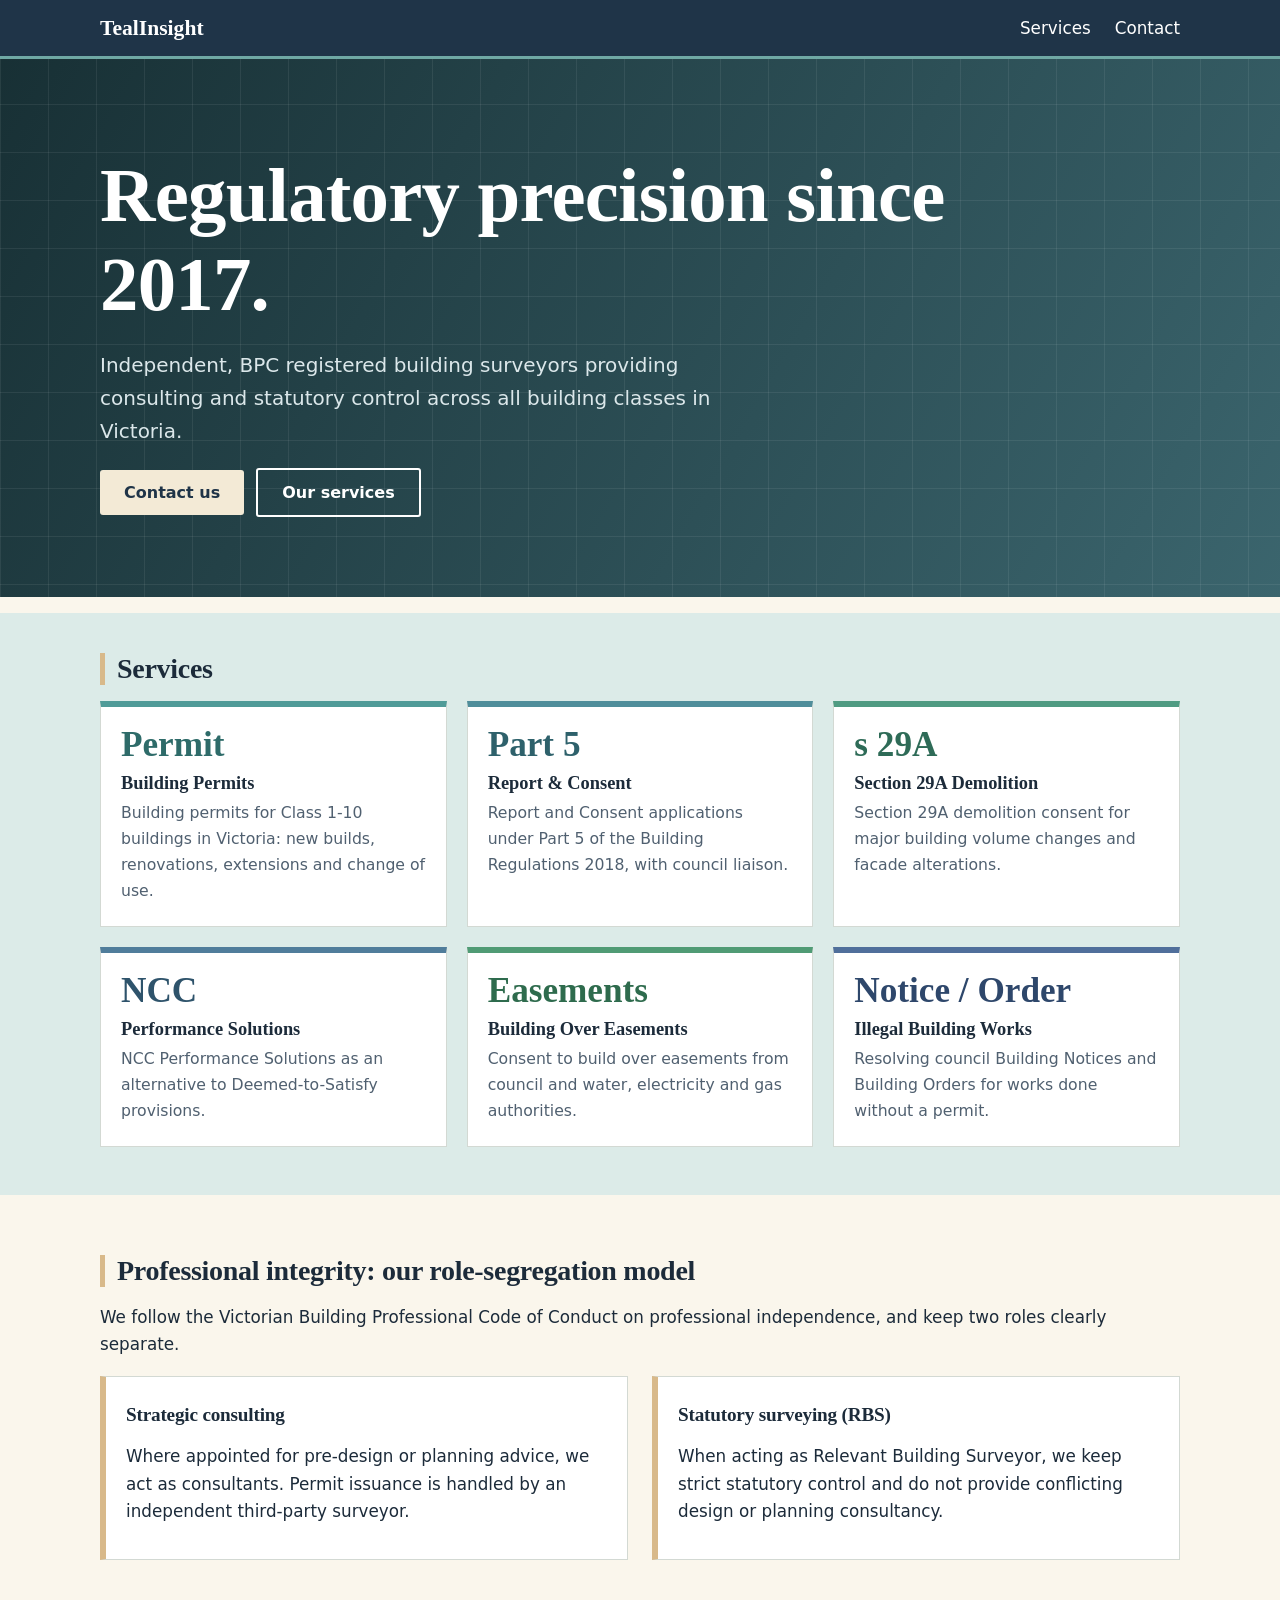
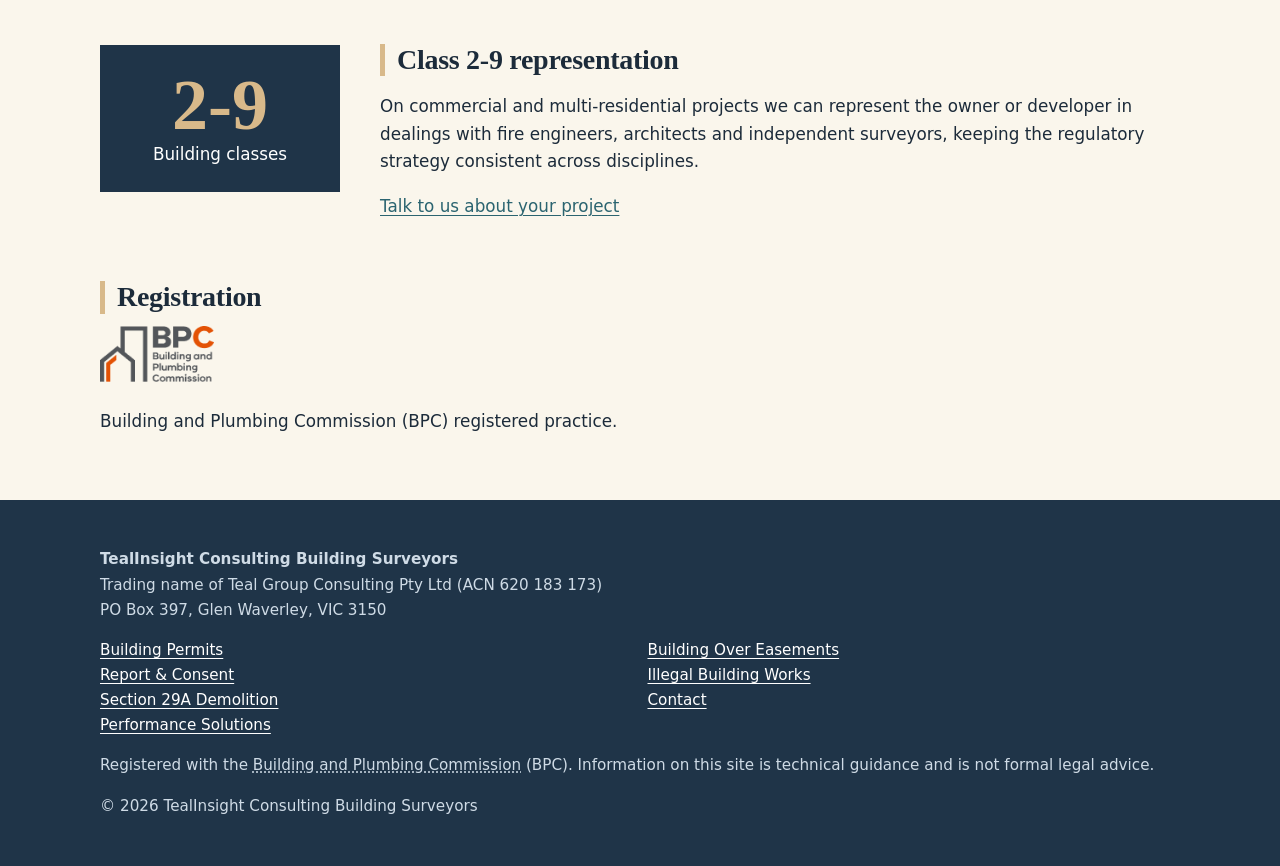
<file: index.html>
<!DOCTYPE html>
<html lang="en-AU"><head><meta charset="utf-8">
<meta name="viewport" content="width=device-width, initial-scale=1.0, viewport-fit=cover">
<title>Building Surveyors Victoria | TealInsight Consulting</title>
<meta name="description" content="Independent BPC registered building surveyors in Victoria. Building permits, Report & Consent, Section 29A demolition, Performance Solutions and Class 2-9 liaison.">
<link rel="canonical" href="https://tealgc.com.au/">
<meta property="og:type" content="website"><meta property="og:site_name" content="TealInsight Consulting Building Surveyors">
<meta property="og:title" content="Building Surveyors Victoria | TealInsight Consulting"><meta property="og:description" content="Independent BPC registered building surveyors in Victoria. Building permits, Report & Consent, Section 29A demolition, Performance Solutions and Class 2-9 liaison."><meta property="og:url" content="https://tealgc.com.au/">
<link rel="stylesheet" href="/style.css?v=4"><script type="application/ld+json">{"@context": "https://schema.org", "@type": "ProfessionalService", "name": "TealInsight Consulting Building Surveyors", "legalName": "Teal Group Consulting Pty Ltd", "url": "https://tealgc.com.au/", "email": "admin@tealgc.com.au", "areaServed": {"@type": "AdministrativeArea", "name": "Victoria, Australia"}, "address": {"@type": "PostalAddress", "streetAddress": "PO Box 397", "addressLocality": "Glen Waverley", "addressRegion": "VIC", "postalCode": "3150", "addressCountry": "AU"}, "description": "Independent BPC registered building surveyors delivering consulting and statutory building control across Victoria."}</script></head><body><header><div class="wrap"><a class="brand" href="/">TealInsight</a>
<nav aria-label="Main"><a href="/#services">Services</a><a href="/contact/">Contact</a></nav></div></header><main>
<section class="hero"><div class="wrap"><h1>Regulatory precision since 2017.</h1>
<p>Independent, BPC registered building surveyors providing consulting and statutory control across all building classes in Victoria.</p>
<a class="btn" href="/contact/">Contact us</a><a class="btn ghost" href="/#services">Our services</a></div></section>
<section id="services" class="band"><div class="wrap"><h2>Services</h2><div class="grid"><a href="/building-permits/" style="--h:178"><em>Permit</em><strong>Building Permits</strong><span>Building permits for Class 1-10 buildings in Victoria: new builds, renovations, extensions and change of use.</span></a><a href="/report-and-consent/" style="--h:190"><em>Part 5</em><strong>Report & Consent</strong><span>Report and Consent applications under Part 5 of the Building Regulations 2018, with council liaison.</span></a><a href="/section-29a-demolition/" style="--h:160"><em>s 29A</em><strong>Section 29A Demolition</strong><span>Section 29A demolition consent for major building volume changes and facade alterations.</span></a><a href="/performance-solutions/" style="--h:204"><em>NCC</em><strong>Performance Solutions</strong><span>NCC Performance Solutions as an alternative to Deemed-to-Satisfy provisions.</span></a><a href="/building-over-easements/" style="--h:150"><em>Easements</em><strong>Building Over Easements</strong><span>Consent to build over easements from council and water, electricity and gas authorities.</span></a><a href="/illegal-building-works/" style="--h:215"><em>Notice / Order</em><strong>Illegal Building Works</strong><span>Resolving council Building Notices and Building Orders for works done without a permit.</span></a></div></div></section><div class="wrap">
<section><h2>Professional integrity: our role-segregation model</h2>
<p>We follow the Victorian Building Professional Code of Conduct on professional independence, and keep two roles clearly separate.</p>
<div class="two"><div><h3>Strategic consulting</h3><p>Where appointed for pre-design or planning advice, we act as consultants. Permit issuance is handled by an independent third-party surveyor.</p></div><div><h3>Statutory surveying (RBS)</h3><p>When acting as Relevant Building Surveyor, we keep strict statutory control and do not provide conflicting design or planning consultancy.</p></div></div></section>
<section class="split"><div class="numeral"><b>2-9</b><span>Building classes</span></div><div><h2>Class 2-9 representation</h2><p>On commercial and multi-residential projects we can represent the owner or developer in dealings with fire engineers, architects and independent surveyors, keeping the regulatory strategy consistent across disciplines.</p><p><a href="/contact/">Talk to us about your project</a></p></div></section>
<section><h2>Registration</h2><div class="creds">
<img src="/image/logo-bpc.png" alt="Building and Plumbing Commission (BPC) logo" height="56"></div>
<p>Building and Plumbing Commission (BPC) registered practice.</p></section></div></main><footer><div class="wrap">
<p><strong>TealInsight Consulting Building Surveyors</strong><br>Trading name of Teal Group Consulting Pty Ltd (ACN 620 183 173)<br>PO Box 397, Glen Waverley, VIC 3150</p>
<ul><li><a href="/building-permits/">Building Permits</a></li><li><a href="/report-and-consent/">Report & Consent</a></li><li><a href="/section-29a-demolition/">Section 29A Demolition</a></li><li><a href="/performance-solutions/">Performance Solutions</a></li><li><a href="/building-over-easements/">Building Over Easements</a></li><li><a href="/illegal-building-works/">Illegal Building Works</a></li><li><a href="/contact/">Contact</a></li></ul>
<p>Registered with the <abbr title="Building and Plumbing Commission">Building and Plumbing Commission</abbr> (BPC). Information on this site is technical guidance and is not formal legal advice.</p>
<p>&copy; 2026 TealInsight Consulting Building Surveyors</p></div></footer></body></html>
</file>
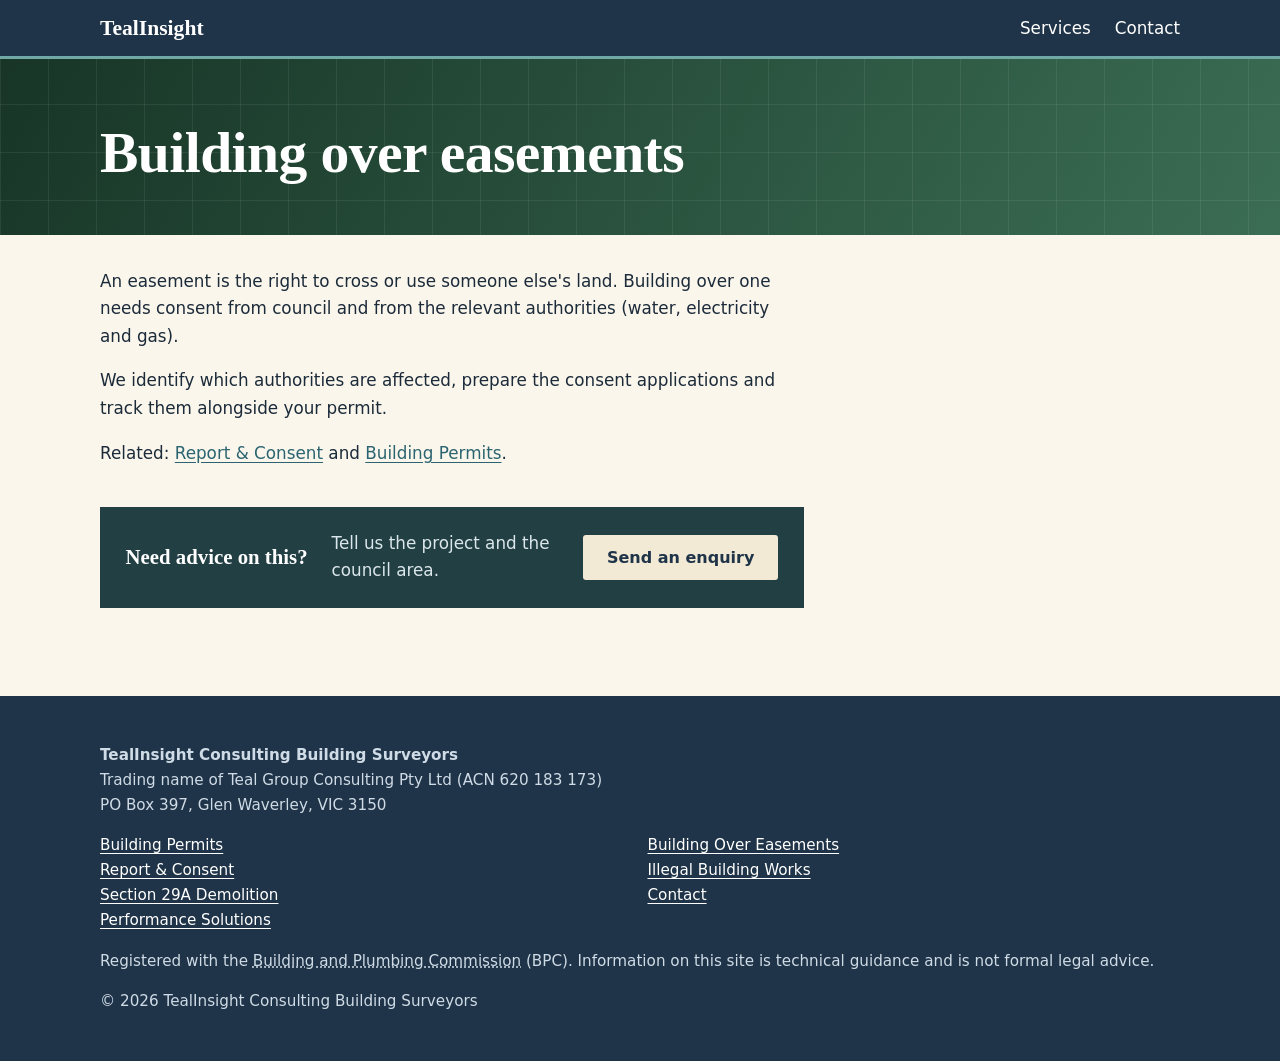
<file: building-over-easements/index.html>
<!DOCTYPE html>
<html lang="en-AU"><head><meta charset="utf-8">
<meta name="viewport" content="width=device-width, initial-scale=1.0, viewport-fit=cover">
<title>Building Over Easements Victoria | TealInsight</title>
<meta name="description" content="Building over easements in Victoria: consent from council and water, electricity and gas authorities before a building permit is issued.">
<link rel="canonical" href="https://tealgc.com.au/building-over-easements/">
<meta property="og:type" content="website"><meta property="og:site_name" content="TealInsight Consulting Building Surveyors">
<meta property="og:title" content="Building Over Easements Victoria | TealInsight"><meta property="og:description" content="Building over easements in Victoria: consent from council and water, electricity and gas authorities before a building permit is issued."><meta property="og:url" content="https://tealgc.com.au/building-over-easements/">
<link rel="stylesheet" href="/style.css?v=4"></head><body><header><div class="wrap"><a class="brand" href="/">TealInsight</a>
<nav aria-label="Main"><a href="/#services">Services</a><a href="/contact/">Contact</a></nav></div></header><main><section class="phero" style="--h:150"><div class="wrap"><h1>Building over easements</h1></div></section><div class="wrap"><article><p>An easement is the right to cross or use someone else's land. Building over one needs consent from council and from the relevant authorities (water, electricity and gas).</p>
<p>We identify which authorities are affected, prepare the consent applications and track them alongside your permit.</p>
<p>Related: <a href="/report-and-consent/">Report &amp; Consent</a> and <a href="/building-permits/">Building Permits</a>.</p><div class="cta"><strong>Need advice on this?</strong><span>Tell us the project and the council area.</span><a class="btn" href="/contact/">Send an enquiry</a></div></article></div></main><footer><div class="wrap">
<p><strong>TealInsight Consulting Building Surveyors</strong><br>Trading name of Teal Group Consulting Pty Ltd (ACN 620 183 173)<br>PO Box 397, Glen Waverley, VIC 3150</p>
<ul><li><a href="/building-permits/">Building Permits</a></li><li><a href="/report-and-consent/">Report & Consent</a></li><li><a href="/section-29a-demolition/">Section 29A Demolition</a></li><li><a href="/performance-solutions/">Performance Solutions</a></li><li><a href="/building-over-easements/">Building Over Easements</a></li><li><a href="/illegal-building-works/">Illegal Building Works</a></li><li><a href="/contact/">Contact</a></li></ul>
<p>Registered with the <abbr title="Building and Plumbing Commission">Building and Plumbing Commission</abbr> (BPC). Information on this site is technical guidance and is not formal legal advice.</p>
<p>&copy; 2026 TealInsight Consulting Building Surveyors</p></div></footer></body></html>
</file>
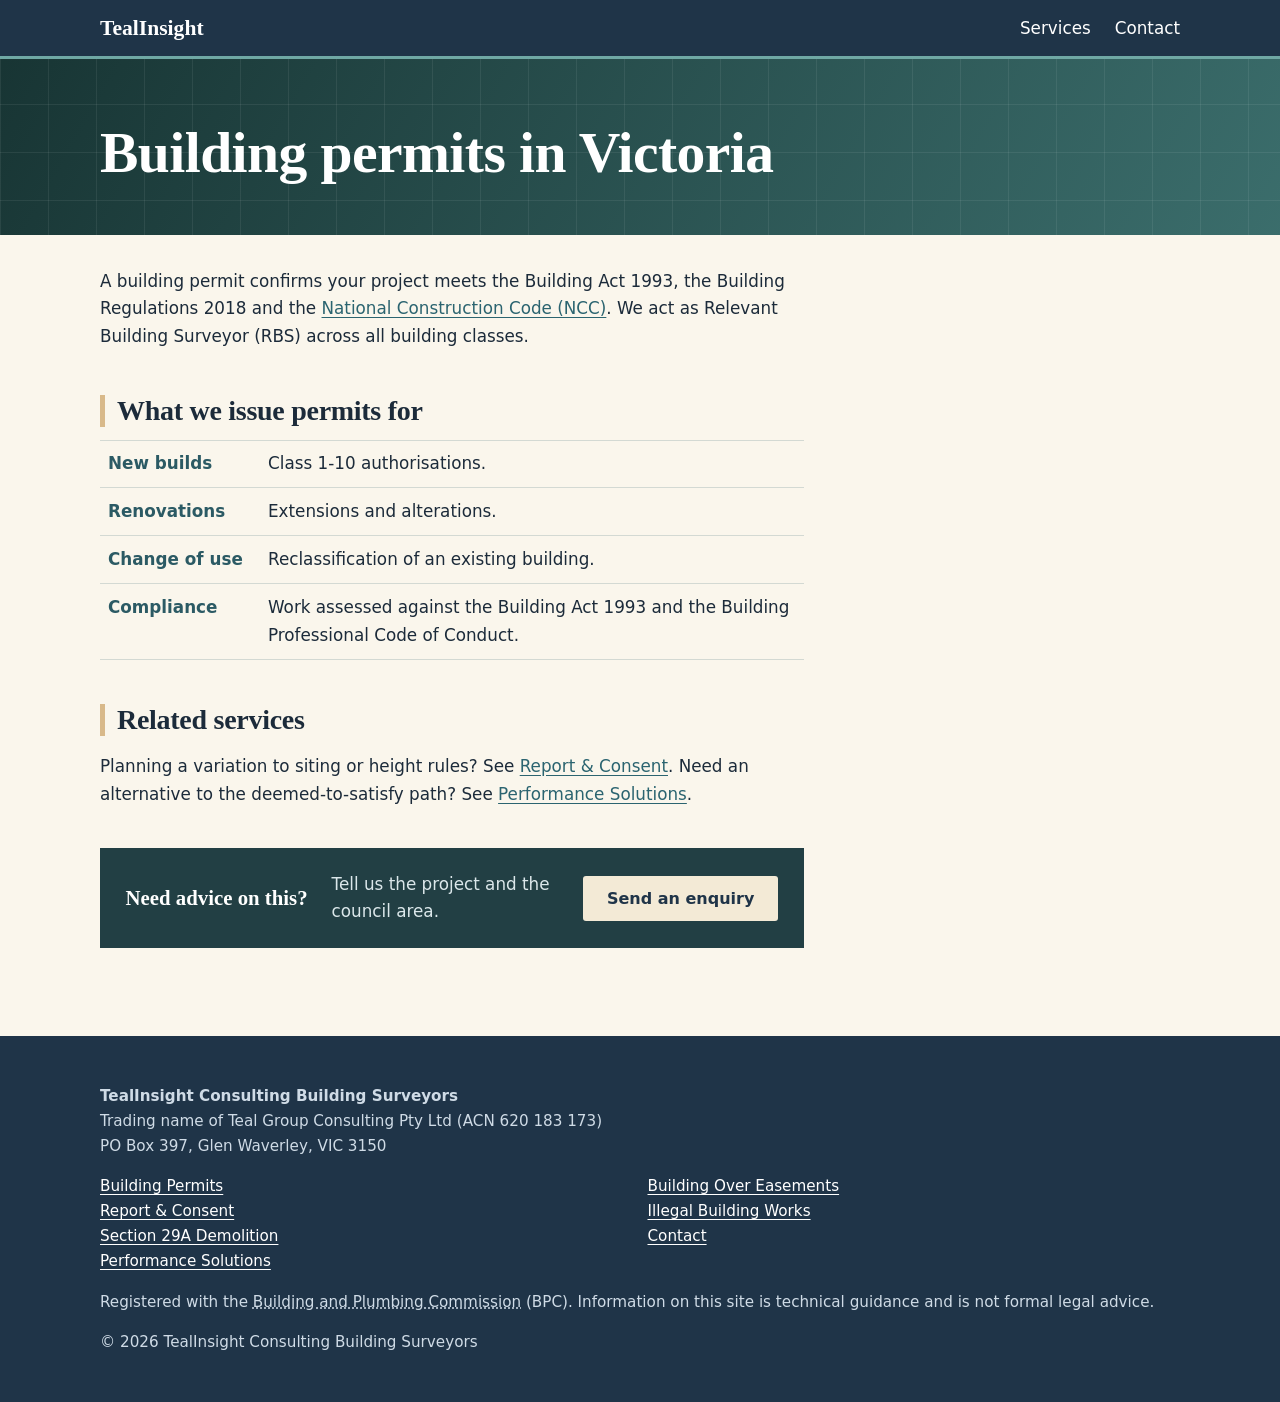
<file: building-permits/index.html>
<!DOCTYPE html>
<html lang="en-AU"><head><meta charset="utf-8">
<meta name="viewport" content="width=device-width, initial-scale=1.0, viewport-fit=cover">
<title>Building Permits Victoria | TealInsight</title>
<meta name="description" content="Building permits for Class 1-10 buildings in Victoria: new builds, renovations, extensions and change of use. BPC registered building surveyors.">
<link rel="canonical" href="https://tealgc.com.au/building-permits/">
<meta property="og:type" content="website"><meta property="og:site_name" content="TealInsight Consulting Building Surveyors">
<meta property="og:title" content="Building Permits Victoria | TealInsight"><meta property="og:description" content="Building permits for Class 1-10 buildings in Victoria: new builds, renovations, extensions and change of use. BPC registered building surveyors."><meta property="og:url" content="https://tealgc.com.au/building-permits/">
<link rel="stylesheet" href="/style.css?v=4"></head><body><header><div class="wrap"><a class="brand" href="/">TealInsight</a>
<nav aria-label="Main"><a href="/#services">Services</a><a href="/contact/">Contact</a></nav></div></header><main><section class="phero" style="--h:178"><div class="wrap"><h1>Building permits in Victoria</h1></div></section><div class="wrap"><article><p>A building permit confirms your project meets the Building Act 1993, the Building Regulations 2018 and the <a href="https://ncc.abcb.gov.au/" rel="noopener">National Construction Code (NCC)</a>. We act as Relevant Building Surveyor (RBS) across all building classes.</p>
<h2>What we issue permits for</h2><ul class="regs"><li><b>New builds</b><span>Class 1-10 authorisations.</span></li><li><b>Renovations</b><span>Extensions and alterations.</span></li><li><b>Change of use</b><span>Reclassification of an existing building.</span></li><li><b>Compliance</b><span>Work assessed against the Building Act 1993 and the Building Professional Code of Conduct.</span></li></ul>
<h2>Related services</h2><p>Planning a variation to siting or height rules? See <a href="/report-and-consent/">Report &amp; Consent</a>. Need an alternative to the deemed-to-satisfy path? See <a href="/performance-solutions/">Performance Solutions</a>.</p><div class="cta"><strong>Need advice on this?</strong><span>Tell us the project and the council area.</span><a class="btn" href="/contact/">Send an enquiry</a></div></article></div></main><footer><div class="wrap">
<p><strong>TealInsight Consulting Building Surveyors</strong><br>Trading name of Teal Group Consulting Pty Ltd (ACN 620 183 173)<br>PO Box 397, Glen Waverley, VIC 3150</p>
<ul><li><a href="/building-permits/">Building Permits</a></li><li><a href="/report-and-consent/">Report & Consent</a></li><li><a href="/section-29a-demolition/">Section 29A Demolition</a></li><li><a href="/performance-solutions/">Performance Solutions</a></li><li><a href="/building-over-easements/">Building Over Easements</a></li><li><a href="/illegal-building-works/">Illegal Building Works</a></li><li><a href="/contact/">Contact</a></li></ul>
<p>Registered with the <abbr title="Building and Plumbing Commission">Building and Plumbing Commission</abbr> (BPC). Information on this site is technical guidance and is not formal legal advice.</p>
<p>&copy; 2026 TealInsight Consulting Building Surveyors</p></div></footer></body></html>
</file>
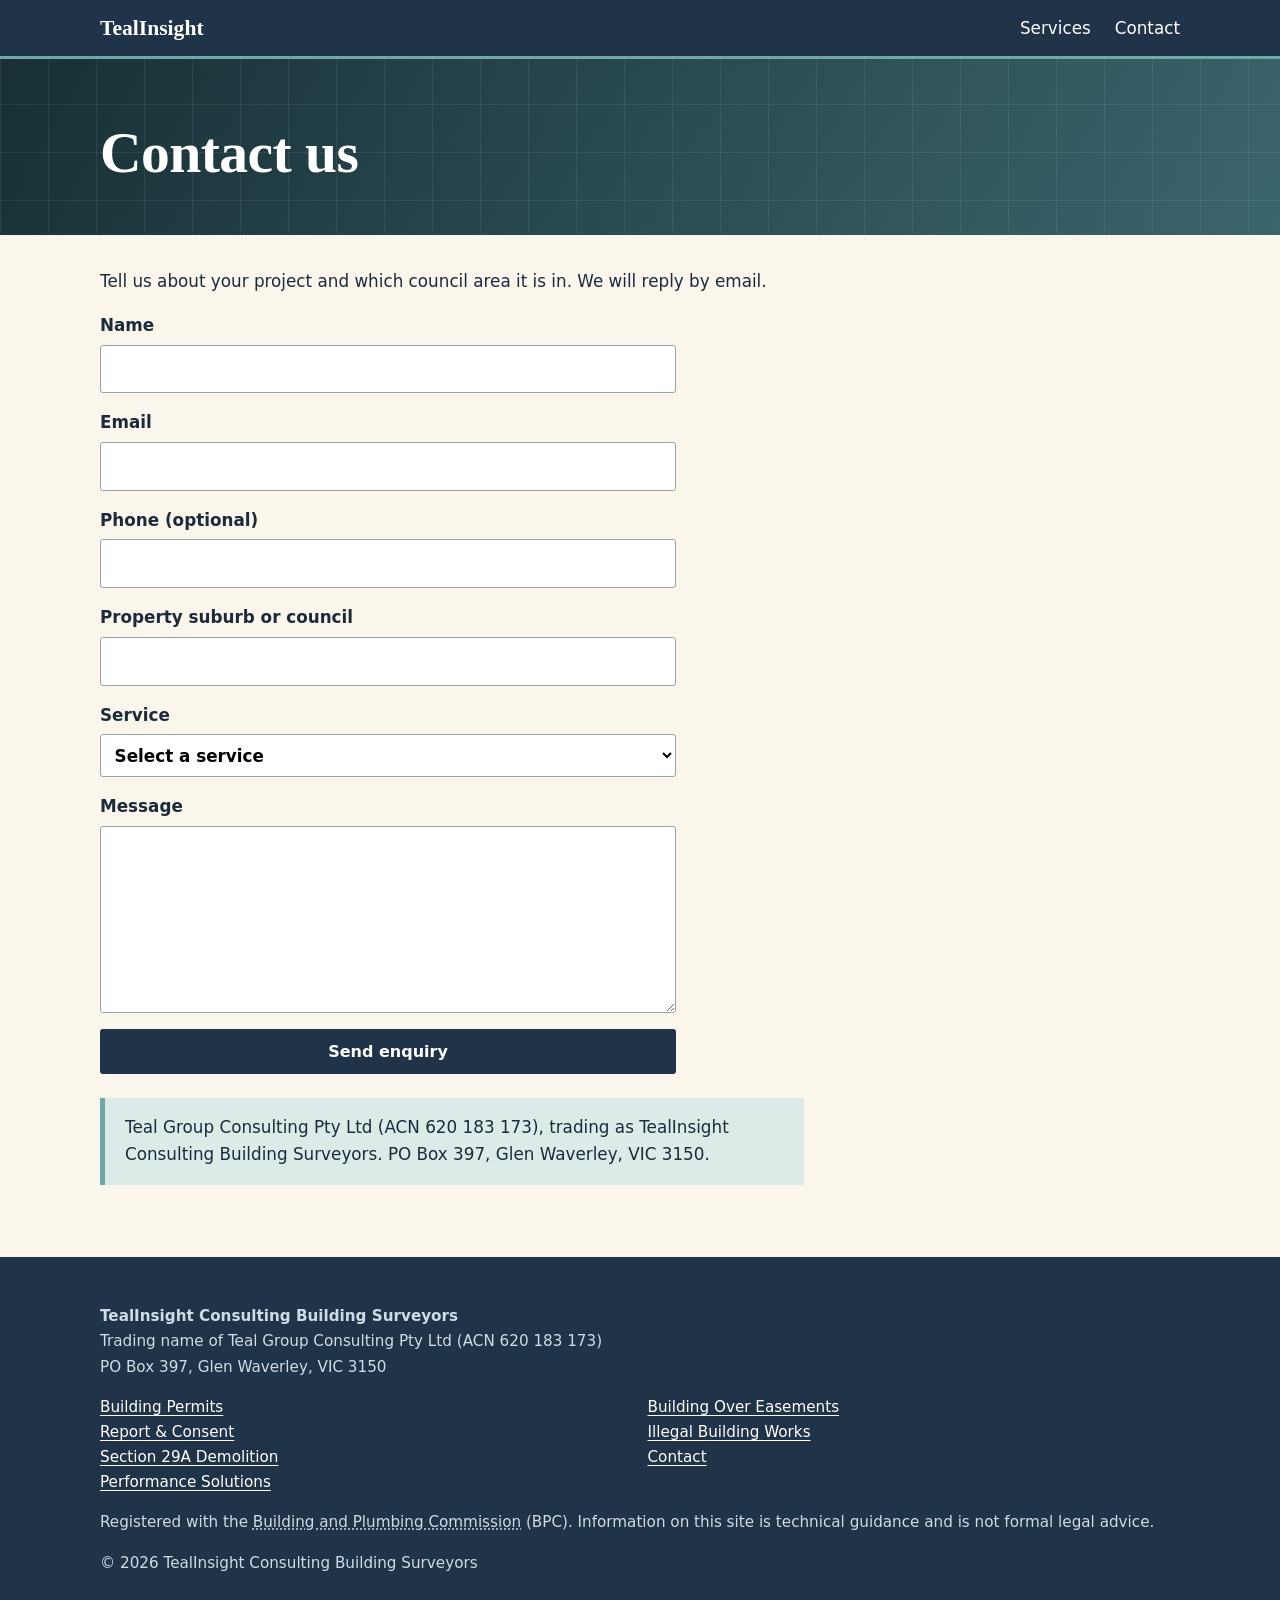
<file: contact/index.html>
<!DOCTYPE html>
<html lang="en-AU"><head><meta charset="utf-8">
<meta name="viewport" content="width=device-width, initial-scale=1.0, viewport-fit=cover">
<title>Contact | TealInsight Building Surveyors Victoria</title>
<meta name="description" content="Contact TealInsight Consulting Building Surveyors about building permits, Report & Consent and other statutory building matters in Victoria.">
<link rel="canonical" href="https://tealgc.com.au/contact/">
<meta property="og:type" content="website"><meta property="og:site_name" content="TealInsight Consulting Building Surveyors">
<meta property="og:title" content="Contact | TealInsight Building Surveyors Victoria"><meta property="og:description" content="Contact TealInsight Consulting Building Surveyors about building permits, Report & Consent and other statutory building matters in Victoria."><meta property="og:url" content="https://tealgc.com.au/contact/">
<link rel="stylesheet" href="/style.css?v=4"></head><body><header><div class="wrap"><a class="brand" href="/">TealInsight</a>
<nav aria-label="Main"><a href="/#services">Services</a><a href="/contact/">Contact</a></nav></div></header><main>
<section class="phero"><div class="wrap"><h1>Contact us</h1></div></section><div class="wrap"><article>
<p>Tell us about your project and which council area it is in. We will reply by email.</p>
<form action="https://formspree.io/f/xqpalzpj" method="POST">
<label>Name<input name="name" required autocomplete="name"></label>
<label>Email<input type="email" name="email" required autocomplete="email"></label>
<label>Phone (optional)<input type="tel" name="phone" autocomplete="tel"></label>
<label>Property suburb or council<input name="council"></label>
<label>Service<select name="service"><option value="">Select a service</option><option>Building Permits</option><option>Report & Consent</option><option>Section 29A Demolition</option><option>Performance Solutions</option><option>Building Over Easements</option><option>Illegal Building Works</option><option>Class 2-9 representation</option><option>Other</option></select></label>
<label>Message<textarea name="message" rows="6" required></textarea></label>
<input type="text" name="_gotcha" style="display:none" tabindex="-1" autocomplete="off">
<button class="btn" type="submit">Send enquiry</button></form>
<div class="note">Teal Group Consulting Pty Ltd (ACN 620 183 173), trading as TealInsight Consulting Building Surveyors. PO Box 397, Glen Waverley, VIC 3150.</div>
</article></div></main><footer><div class="wrap">
<p><strong>TealInsight Consulting Building Surveyors</strong><br>Trading name of Teal Group Consulting Pty Ltd (ACN 620 183 173)<br>PO Box 397, Glen Waverley, VIC 3150</p>
<ul><li><a href="/building-permits/">Building Permits</a></li><li><a href="/report-and-consent/">Report & Consent</a></li><li><a href="/section-29a-demolition/">Section 29A Demolition</a></li><li><a href="/performance-solutions/">Performance Solutions</a></li><li><a href="/building-over-easements/">Building Over Easements</a></li><li><a href="/illegal-building-works/">Illegal Building Works</a></li><li><a href="/contact/">Contact</a></li></ul>
<p>Registered with the <abbr title="Building and Plumbing Commission">Building and Plumbing Commission</abbr> (BPC). Information on this site is technical guidance and is not formal legal advice.</p>
<p>&copy; 2026 TealInsight Consulting Building Surveyors</p></div></footer></body></html>
</file>
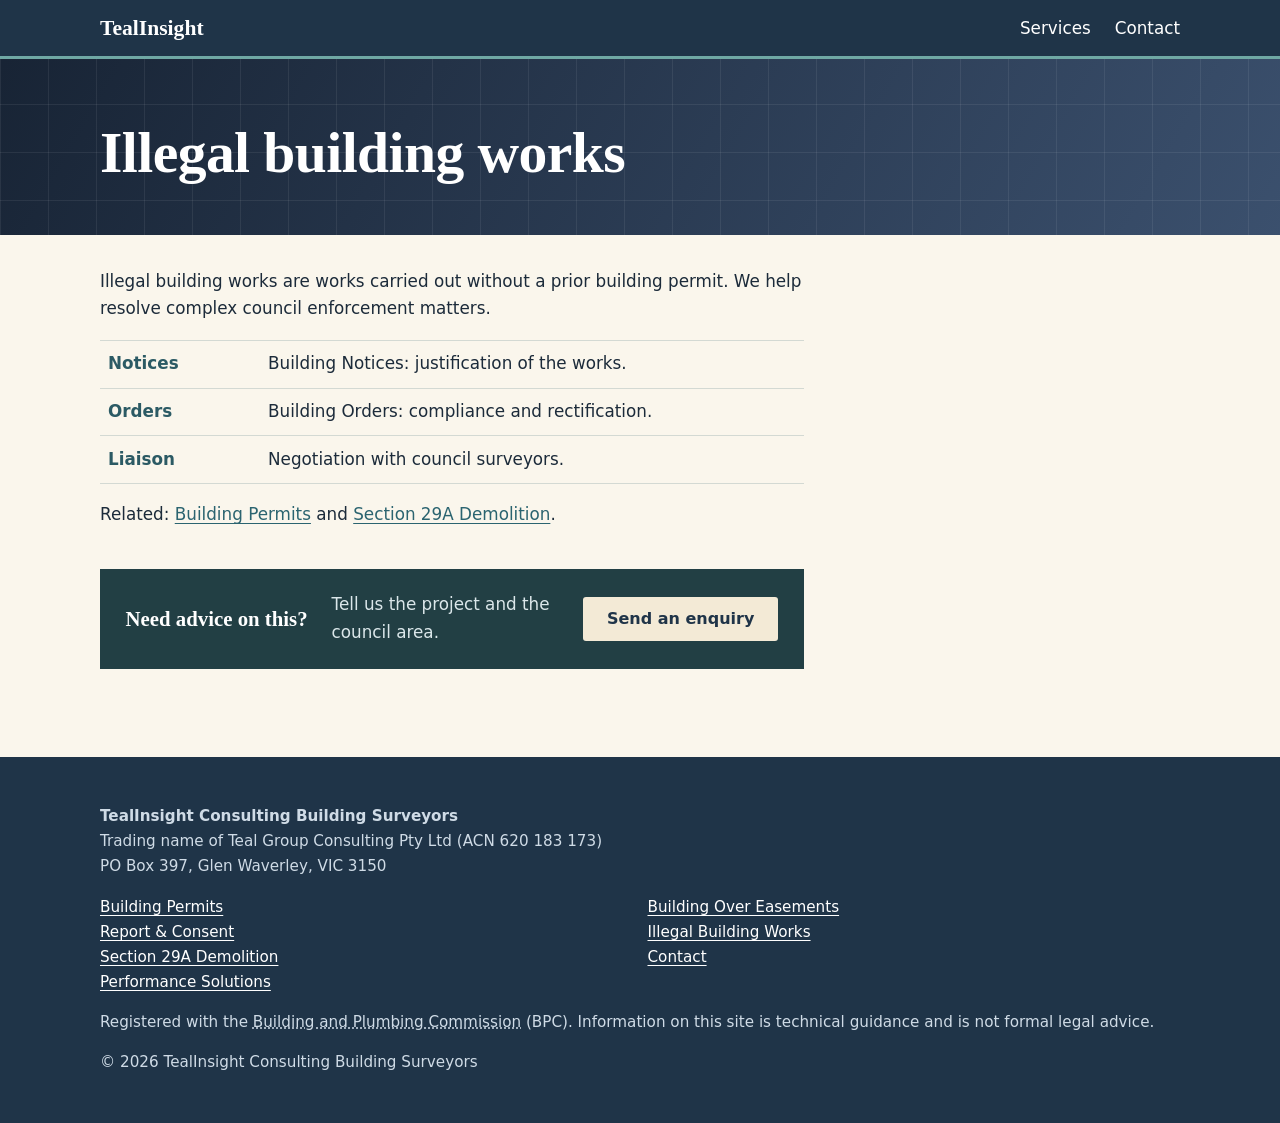
<file: illegal-building-works/index.html>
<!DOCTYPE html>
<html lang="en-AU"><head><meta charset="utf-8">
<meta name="viewport" content="width=device-width, initial-scale=1.0, viewport-fit=cover">
<title>Illegal Building Works, Notices & Orders | TealInsight</title>
<meta name="description" content="Resolve council Building Notices and Building Orders for works done without a permit. Victorian building surveyors liaising with council.">
<link rel="canonical" href="https://tealgc.com.au/illegal-building-works/">
<meta property="og:type" content="website"><meta property="og:site_name" content="TealInsight Consulting Building Surveyors">
<meta property="og:title" content="Illegal Building Works, Notices & Orders | TealInsight"><meta property="og:description" content="Resolve council Building Notices and Building Orders for works done without a permit. Victorian building surveyors liaising with council."><meta property="og:url" content="https://tealgc.com.au/illegal-building-works/">
<link rel="stylesheet" href="/style.css?v=4"></head><body><header><div class="wrap"><a class="brand" href="/">TealInsight</a>
<nav aria-label="Main"><a href="/#services">Services</a><a href="/contact/">Contact</a></nav></div></header><main><section class="phero" style="--h:215"><div class="wrap"><h1>Illegal building works</h1></div></section><div class="wrap"><article><p>Illegal building works are works carried out without a prior building permit. We help resolve complex council enforcement matters.</p>
<ul class="regs"><li><b>Notices</b><span>Building Notices: justification of the works.</span></li><li><b>Orders</b><span>Building Orders: compliance and rectification.</span></li><li><b>Liaison</b><span>Negotiation with council surveyors.</span></li></ul>
<p>Related: <a href="/building-permits/">Building Permits</a> and <a href="/section-29a-demolition/">Section 29A Demolition</a>.</p><div class="cta"><strong>Need advice on this?</strong><span>Tell us the project and the council area.</span><a class="btn" href="/contact/">Send an enquiry</a></div></article></div></main><footer><div class="wrap">
<p><strong>TealInsight Consulting Building Surveyors</strong><br>Trading name of Teal Group Consulting Pty Ltd (ACN 620 183 173)<br>PO Box 397, Glen Waverley, VIC 3150</p>
<ul><li><a href="/building-permits/">Building Permits</a></li><li><a href="/report-and-consent/">Report & Consent</a></li><li><a href="/section-29a-demolition/">Section 29A Demolition</a></li><li><a href="/performance-solutions/">Performance Solutions</a></li><li><a href="/building-over-easements/">Building Over Easements</a></li><li><a href="/illegal-building-works/">Illegal Building Works</a></li><li><a href="/contact/">Contact</a></li></ul>
<p>Registered with the <abbr title="Building and Plumbing Commission">Building and Plumbing Commission</abbr> (BPC). Information on this site is technical guidance and is not formal legal advice.</p>
<p>&copy; 2026 TealInsight Consulting Building Surveyors</p></div></footer></body></html>
</file>
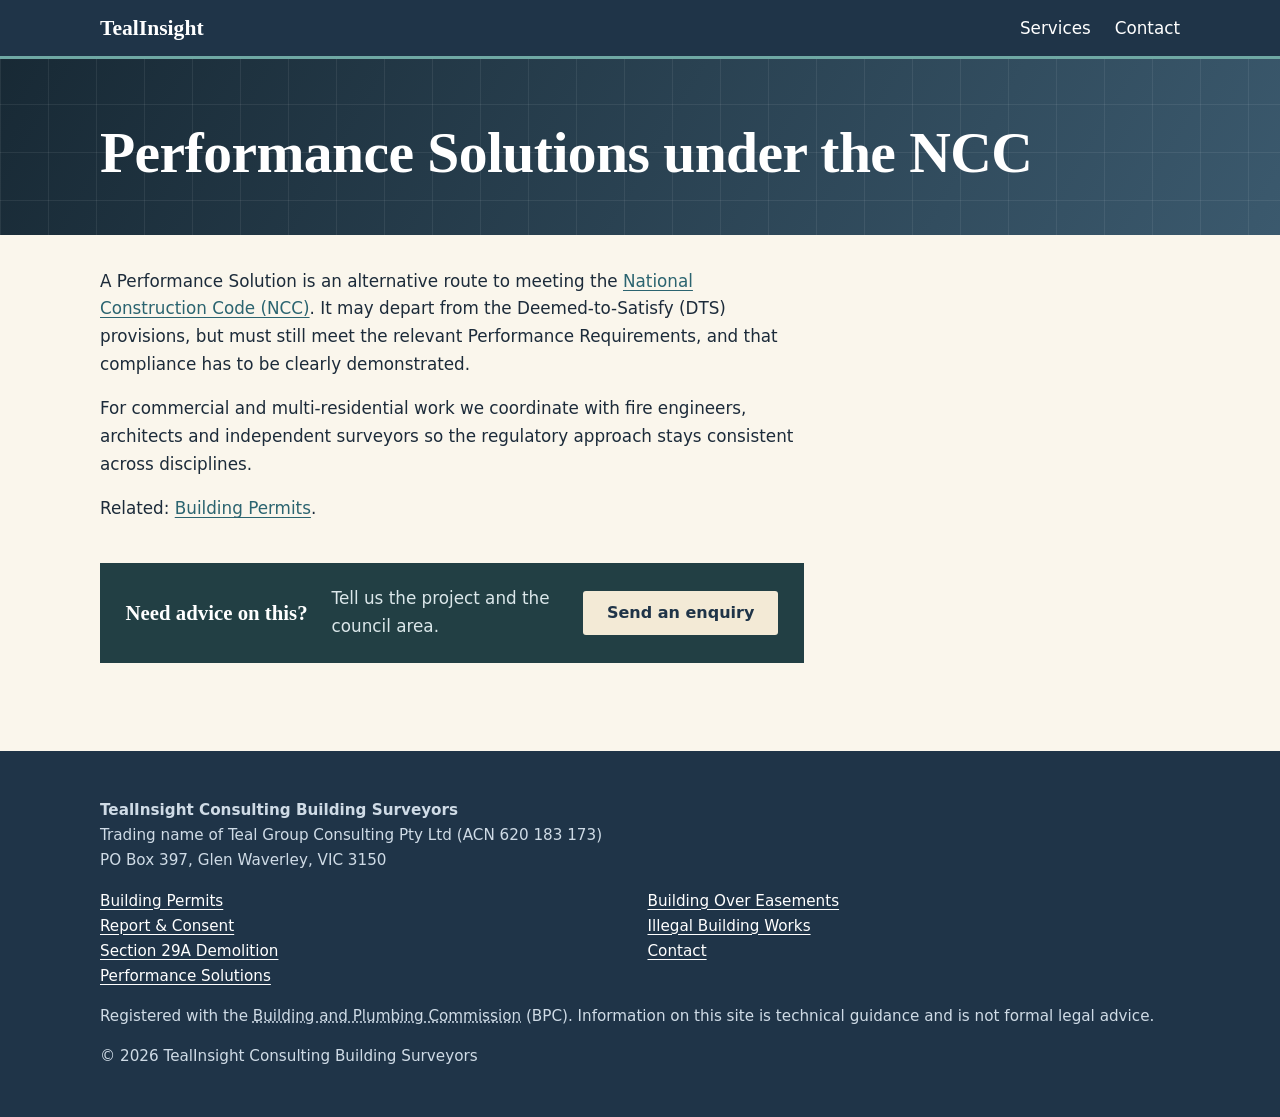
<file: performance-solutions/index.html>
<!DOCTYPE html>
<html lang="en-AU"><head><meta charset="utf-8">
<meta name="viewport" content="width=device-width, initial-scale=1.0, viewport-fit=cover">
<title>NCC Performance Solutions Victoria | TealInsight</title>
<meta name="description" content="NCC Performance Solutions in Victoria: an alternative to Deemed-to-Satisfy provisions, with clear demonstration of compliance with Performance Requirements.">
<link rel="canonical" href="https://tealgc.com.au/performance-solutions/">
<meta property="og:type" content="website"><meta property="og:site_name" content="TealInsight Consulting Building Surveyors">
<meta property="og:title" content="NCC Performance Solutions Victoria | TealInsight"><meta property="og:description" content="NCC Performance Solutions in Victoria: an alternative to Deemed-to-Satisfy provisions, with clear demonstration of compliance with Performance Requirements."><meta property="og:url" content="https://tealgc.com.au/performance-solutions/">
<link rel="stylesheet" href="/style.css?v=4"></head><body><header><div class="wrap"><a class="brand" href="/">TealInsight</a>
<nav aria-label="Main"><a href="/#services">Services</a><a href="/contact/">Contact</a></nav></div></header><main><section class="phero" style="--h:204"><div class="wrap"><h1>Performance Solutions under the NCC</h1></div></section><div class="wrap"><article><p>A Performance Solution is an alternative route to meeting the <a href="https://ncc.abcb.gov.au/" rel="noopener">National Construction Code (NCC)</a>. It may depart from the Deemed-to-Satisfy (DTS) provisions, but must still meet the relevant Performance Requirements, and that compliance has to be clearly demonstrated.</p>
<p>For commercial and multi-residential work we coordinate with fire engineers, architects and independent surveyors so the regulatory approach stays consistent across disciplines.</p>
<p>Related: <a href="/building-permits/">Building Permits</a>.</p><div class="cta"><strong>Need advice on this?</strong><span>Tell us the project and the council area.</span><a class="btn" href="/contact/">Send an enquiry</a></div></article></div></main><footer><div class="wrap">
<p><strong>TealInsight Consulting Building Surveyors</strong><br>Trading name of Teal Group Consulting Pty Ltd (ACN 620 183 173)<br>PO Box 397, Glen Waverley, VIC 3150</p>
<ul><li><a href="/building-permits/">Building Permits</a></li><li><a href="/report-and-consent/">Report & Consent</a></li><li><a href="/section-29a-demolition/">Section 29A Demolition</a></li><li><a href="/performance-solutions/">Performance Solutions</a></li><li><a href="/building-over-easements/">Building Over Easements</a></li><li><a href="/illegal-building-works/">Illegal Building Works</a></li><li><a href="/contact/">Contact</a></li></ul>
<p>Registered with the <abbr title="Building and Plumbing Commission">Building and Plumbing Commission</abbr> (BPC). Information on this site is technical guidance and is not formal legal advice.</p>
<p>&copy; 2026 TealInsight Consulting Building Surveyors</p></div></footer></body></html>
</file>
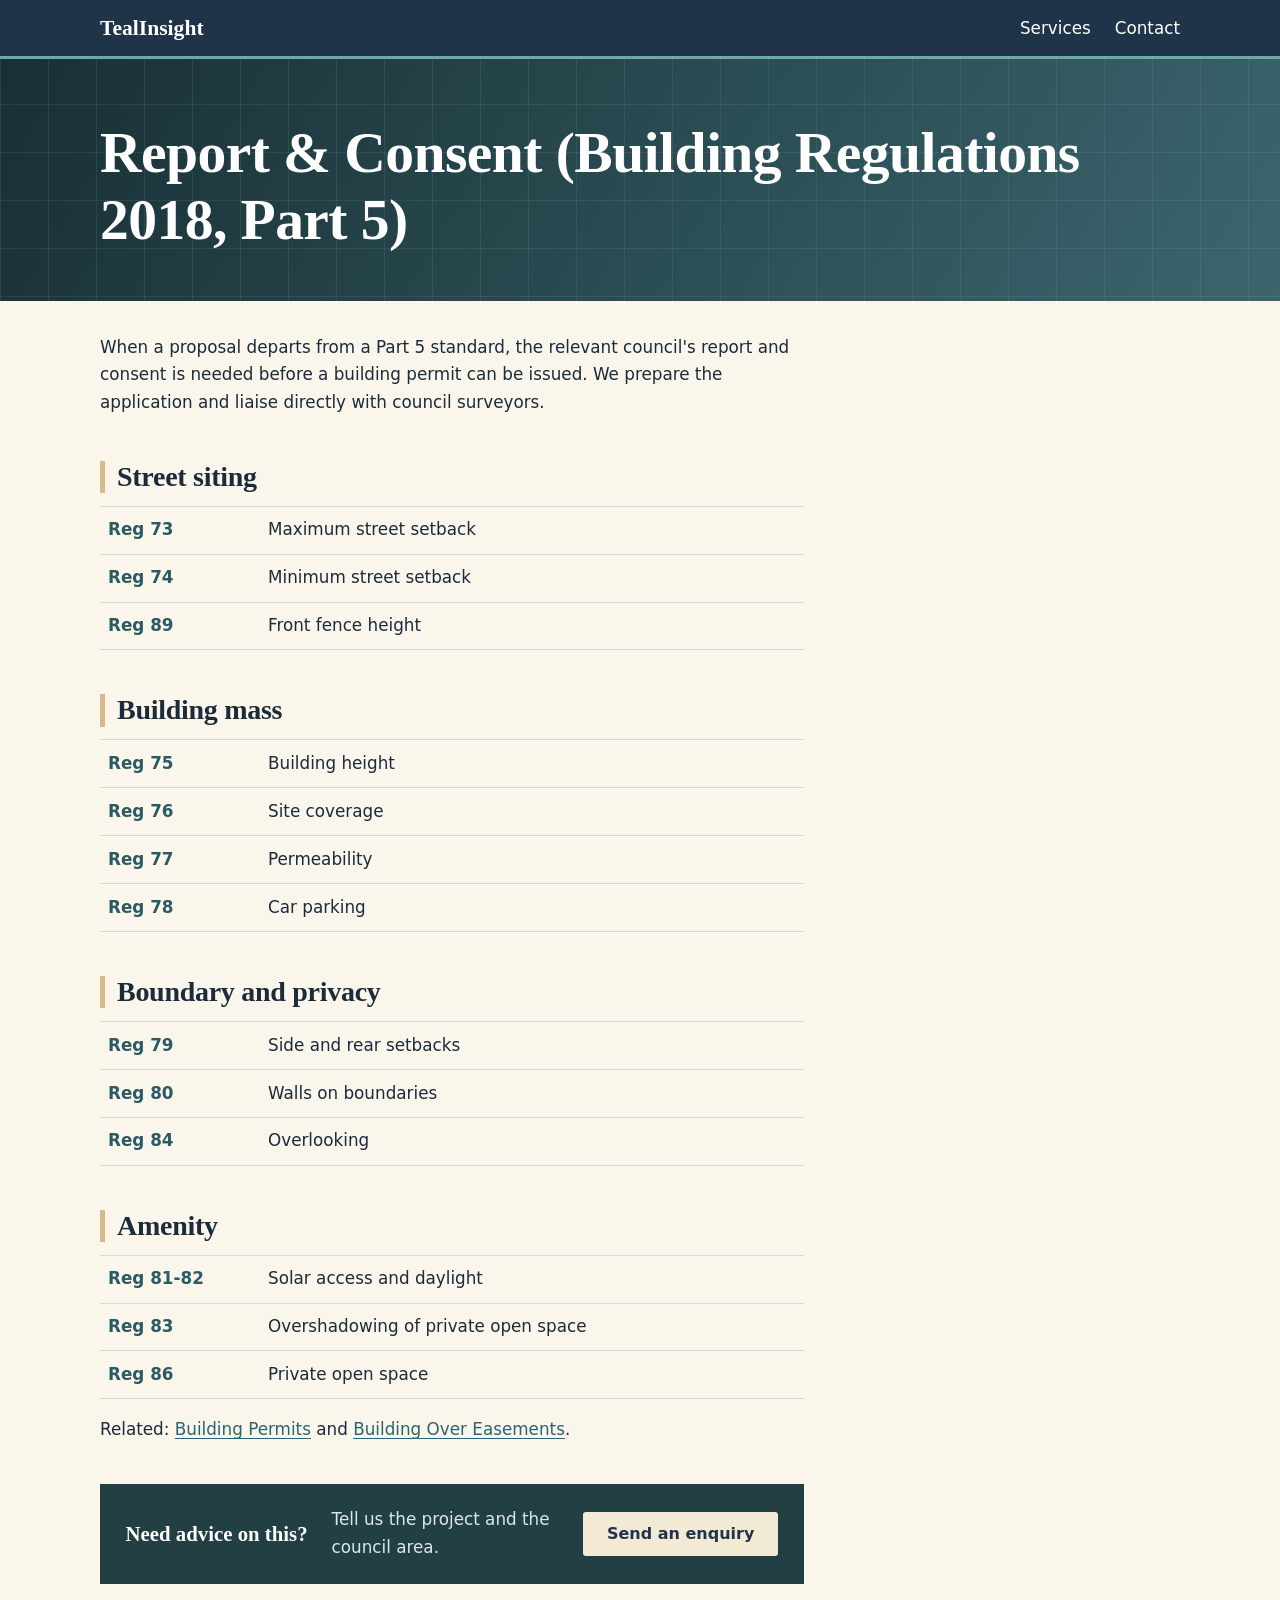
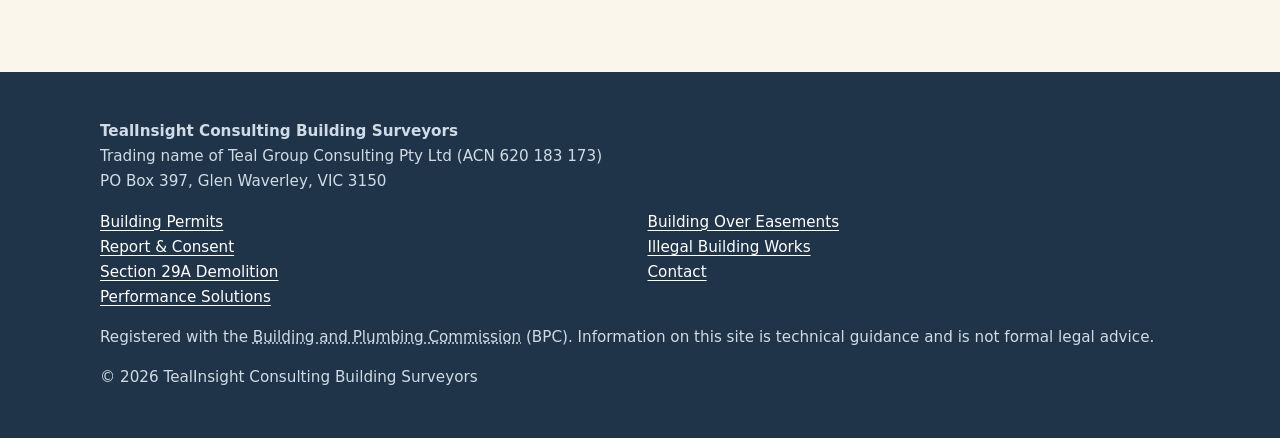
<file: report-and-consent/index.html>
<!DOCTYPE html>
<html lang="en-AU"><head><meta charset="utf-8">
<meta name="viewport" content="width=device-width, initial-scale=1.0, viewport-fit=cover">
<title>Report & Consent Victoria | Building Regs Part 5</title>
<meta name="description" content="Report and Consent applications under Part 5 of the Building Regulations 2018: setbacks, height, site coverage, overlooking and more. Council liaison in Victoria.">
<link rel="canonical" href="https://tealgc.com.au/report-and-consent/">
<meta property="og:type" content="website"><meta property="og:site_name" content="TealInsight Consulting Building Surveyors">
<meta property="og:title" content="Report & Consent Victoria | Building Regs Part 5"><meta property="og:description" content="Report and Consent applications under Part 5 of the Building Regulations 2018: setbacks, height, site coverage, overlooking and more. Council liaison in Victoria."><meta property="og:url" content="https://tealgc.com.au/report-and-consent/">
<link rel="stylesheet" href="/style.css?v=4"></head><body><header><div class="wrap"><a class="brand" href="/">TealInsight</a>
<nav aria-label="Main"><a href="/#services">Services</a><a href="/contact/">Contact</a></nav></div></header><main><section class="phero" style="--h:190"><div class="wrap"><h1>Report &amp; Consent (Building Regulations 2018, Part 5)</h1></div></section><div class="wrap"><article><p>When a proposal departs from a Part 5 standard, the relevant council's report and consent is needed before a building permit can be issued. We prepare the application and liaise directly with council surveyors.</p>
<h2>Street siting</h2><ul class="regs"><li><b>Reg 73</b><span>Maximum street setback</span></li><li><b>Reg 74</b><span>Minimum street setback</span></li><li><b>Reg 89</b><span>Front fence height</span></li></ul>
<h2>Building mass</h2><ul class="regs"><li><b>Reg 75</b><span>Building height</span></li><li><b>Reg 76</b><span>Site coverage</span></li><li><b>Reg 77</b><span>Permeability</span></li><li><b>Reg 78</b><span>Car parking</span></li></ul>
<h2>Boundary and privacy</h2><ul class="regs"><li><b>Reg 79</b><span>Side and rear setbacks</span></li><li><b>Reg 80</b><span>Walls on boundaries</span></li><li><b>Reg 84</b><span>Overlooking</span></li></ul>
<h2>Amenity</h2><ul class="regs"><li><b>Reg 81-82</b><span>Solar access and daylight</span></li><li><b>Reg 83</b><span>Overshadowing of private open space</span></li><li><b>Reg 86</b><span>Private open space</span></li></ul>
<p>Related: <a href="/building-permits/">Building Permits</a> and <a href="/building-over-easements/">Building Over Easements</a>.</p><div class="cta"><strong>Need advice on this?</strong><span>Tell us the project and the council area.</span><a class="btn" href="/contact/">Send an enquiry</a></div></article></div></main><footer><div class="wrap">
<p><strong>TealInsight Consulting Building Surveyors</strong><br>Trading name of Teal Group Consulting Pty Ltd (ACN 620 183 173)<br>PO Box 397, Glen Waverley, VIC 3150</p>
<ul><li><a href="/building-permits/">Building Permits</a></li><li><a href="/report-and-consent/">Report & Consent</a></li><li><a href="/section-29a-demolition/">Section 29A Demolition</a></li><li><a href="/performance-solutions/">Performance Solutions</a></li><li><a href="/building-over-easements/">Building Over Easements</a></li><li><a href="/illegal-building-works/">Illegal Building Works</a></li><li><a href="/contact/">Contact</a></li></ul>
<p>Registered with the <abbr title="Building and Plumbing Commission">Building and Plumbing Commission</abbr> (BPC). Information on this site is technical guidance and is not formal legal advice.</p>
<p>&copy; 2026 TealInsight Consulting Building Surveyors</p></div></footer></body></html>
</file>
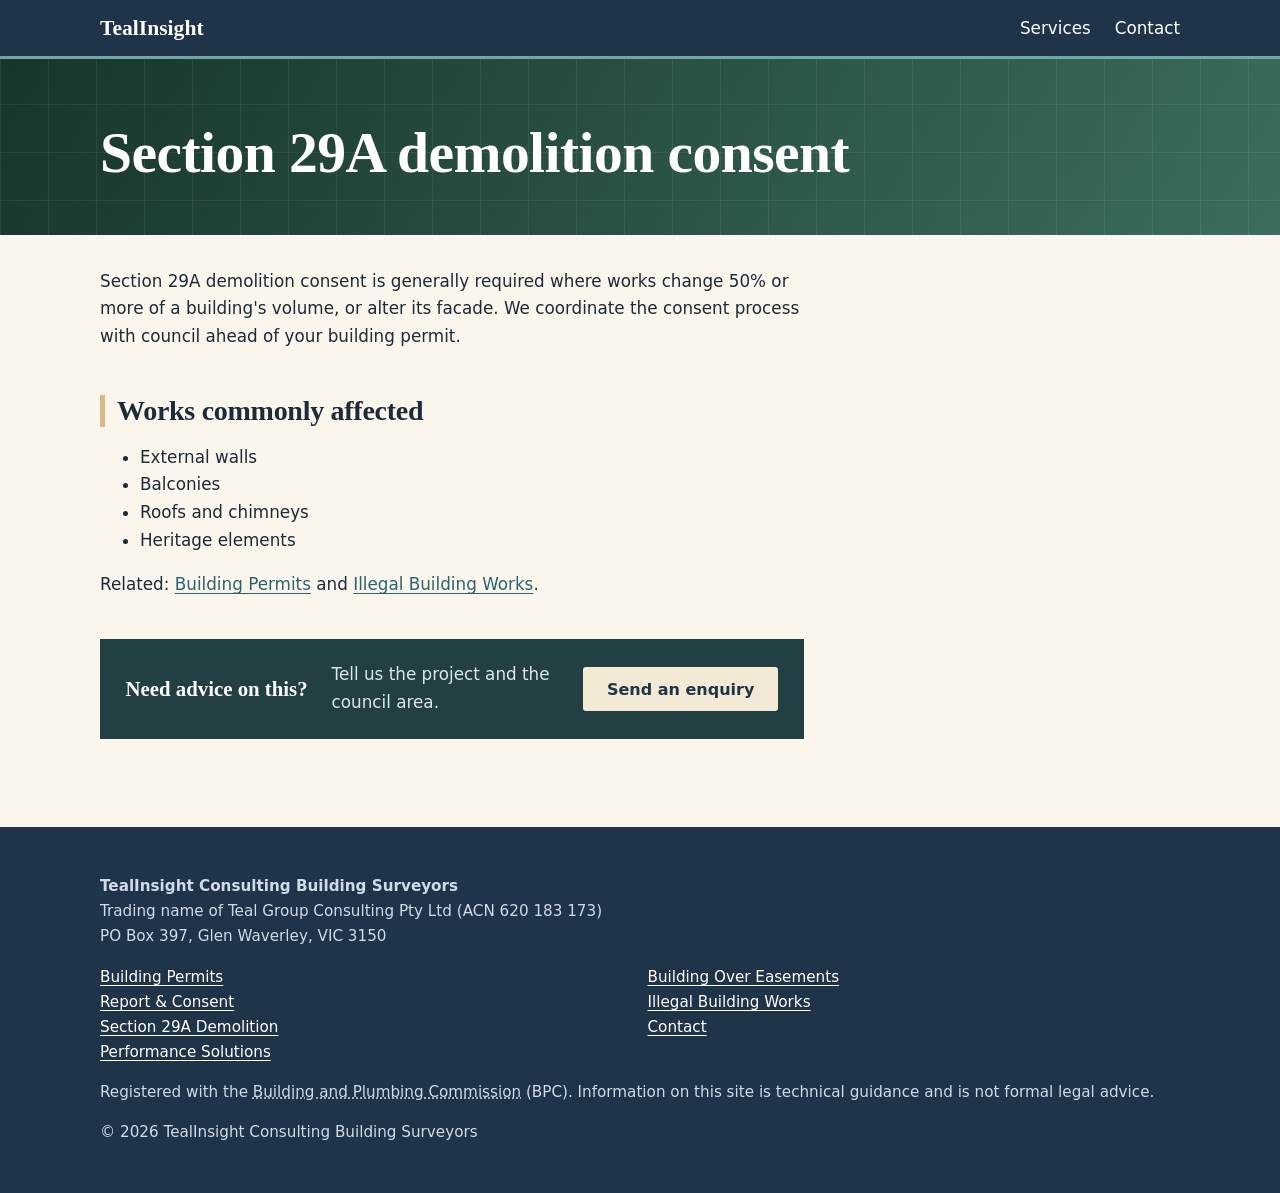
<file: section-29a-demolition/index.html>
<!DOCTYPE html>
<html lang="en-AU"><head><meta charset="utf-8">
<meta name="viewport" content="width=device-width, initial-scale=1.0, viewport-fit=cover">
<title>Section 29A Demolition Consent Victoria | TealInsight</title>
<meta name="description" content="Section 29A demolition consent in Victoria: when it applies, what council assesses, and how we manage the application for you.">
<link rel="canonical" href="https://tealgc.com.au/section-29a-demolition/">
<meta property="og:type" content="website"><meta property="og:site_name" content="TealInsight Consulting Building Surveyors">
<meta property="og:title" content="Section 29A Demolition Consent Victoria | TealInsight"><meta property="og:description" content="Section 29A demolition consent in Victoria: when it applies, what council assesses, and how we manage the application for you."><meta property="og:url" content="https://tealgc.com.au/section-29a-demolition/">
<link rel="stylesheet" href="/style.css?v=4"></head><body><header><div class="wrap"><a class="brand" href="/">TealInsight</a>
<nav aria-label="Main"><a href="/#services">Services</a><a href="/contact/">Contact</a></nav></div></header><main><section class="phero" style="--h:160"><div class="wrap"><h1>Section 29A demolition consent</h1></div></section><div class="wrap"><article><p>Section 29A demolition consent is generally required where works change 50% or more of a building's volume, or alter its facade. We coordinate the consent process with council ahead of your building permit.</p>
<h2>Works commonly affected</h2><ul><li>External walls</li><li>Balconies</li><li>Roofs and chimneys</li><li>Heritage elements</li></ul>
<p>Related: <a href="/building-permits/">Building Permits</a> and <a href="/illegal-building-works/">Illegal Building Works</a>.</p><div class="cta"><strong>Need advice on this?</strong><span>Tell us the project and the council area.</span><a class="btn" href="/contact/">Send an enquiry</a></div></article></div></main><footer><div class="wrap">
<p><strong>TealInsight Consulting Building Surveyors</strong><br>Trading name of Teal Group Consulting Pty Ltd (ACN 620 183 173)<br>PO Box 397, Glen Waverley, VIC 3150</p>
<ul><li><a href="/building-permits/">Building Permits</a></li><li><a href="/report-and-consent/">Report & Consent</a></li><li><a href="/section-29a-demolition/">Section 29A Demolition</a></li><li><a href="/performance-solutions/">Performance Solutions</a></li><li><a href="/building-over-easements/">Building Over Easements</a></li><li><a href="/illegal-building-works/">Illegal Building Works</a></li><li><a href="/contact/">Contact</a></li></ul>
<p>Registered with the <abbr title="Building and Plumbing Commission">Building and Plumbing Commission</abbr> (BPC). Information on this site is technical guidance and is not formal legal advice.</p>
<p>&copy; 2026 TealInsight Consulting Building Surveyors</p></div></footer></body></html>
</file>
<file: style.css>
:root{--ink:#1c2b3a;--navy:#1f3448;--link:#2b6470;--sage:#dcebe8;--powder:#e4eef4;--paper:#faf6ec;--line:#d3d9d3;--muted:#506070;--sand:#d8b98a;--soft:#6fa8a4;--h:190}
*{box-sizing:border-box}html{scroll-padding-top:4.5rem}
body{margin:0;background:var(--paper);color:var(--ink);font:1.05rem/1.65 system-ui,-apple-system,"Segoe UI",sans-serif}
h1,h2,h3{font-family:Georgia,"Times New Roman",serif;line-height:1.15;font-weight:700;letter-spacing:-.01em}
h1{font-size:clamp(2.2rem,5.5vw,3.6rem);margin:0 0 1rem}
h2{font-size:1.75rem;margin:2.75rem 0 .8rem;border-left:5px solid var(--sand);padding-left:.75rem}h3{font-size:1.2rem;margin:1.2rem 0 .4rem}
a{color:var(--link);text-underline-offset:3px}a:hover{color:var(--navy);text-decoration-thickness:2px}
a:focus-visible,button:focus-visible,input:focus-visible,select:focus-visible,textarea:focus-visible{outline:3px solid var(--soft);outline-offset:2px}
.wrap{max-width:70rem;margin:0 auto;padding:0 1.25rem}
header{position:sticky;top:0;z-index:5;background:var(--navy);color:#fff;box-shadow:0 3px 0 var(--soft)}
header .wrap{display:flex;justify-content:space-between;align-items:center;flex-wrap:wrap;gap:.5rem;padding-top:.9rem;padding-bottom:.9rem}
header a{color:#fff;text-decoration:none}.brand{font:700 1.35rem Georgia,serif}
nav a{margin-left:1.5rem;padding:.3rem 0;border-bottom:2px solid transparent}nav a:hover{border-bottom-color:var(--sand)}
.hero,.phero{position:relative;color:#fff;background:linear-gradient(rgba(255,255,255,.07) 1px,transparent 1px) 0 0/48px 48px,linear-gradient(90deg,rgba(255,255,255,.07) 1px,transparent 1px) 0 0/48px 48px,linear-gradient(120deg,hsl(var(--h) 38% 15%),hsl(var(--h) 30% 33%))}
.hero{padding:6rem 0 5rem}.hero h1{font-size:clamp(2.6rem,7vw,4.8rem);max-width:12em}.hero p{max-width:40rem;font-size:1.25rem;color:#dbe7ea}
.phero{padding:4rem 0 3rem}.phero h1{margin:0;max-width:20em}
.hero .wrap,.phero .wrap{padding-top:0;padding-bottom:0}
.btn{display:inline-block;background:var(--navy);color:#fff;padding:.8rem 1.5rem;border:0;border-radius:3px;font:700 1rem system-ui,sans-serif;cursor:pointer;text-decoration:none}.btn:hover{background:#2f5a6e;color:#fff}
.hero .btn,.cta .btn{background:#f3ead6;color:var(--navy)}.hero .btn:hover,.cta .btn:hover{background:#fff;color:var(--navy)}
.hero .btn.ghost{background:transparent;color:#fff;border:2px solid #fff;margin-left:.75rem}.hero .btn.ghost:hover{background:rgba(255,255,255,.16);color:#fff}
main .wrap{padding-top:1rem;padding-bottom:3rem}article{max-width:44rem}
.band{background:var(--sage);margin-top:1rem}.band h2{margin-top:1.5rem}
.grid{display:grid;grid-template-columns:repeat(auto-fit,minmax(16rem,1fr));gap:1.25rem;margin-top:1rem}
.grid a{display:block;background:#fff;border:1px solid var(--line);border-top:6px solid hsl(var(--h) 32% 46%);padding:1.25rem 1.25rem 1.4rem;text-decoration:none;color:var(--ink)}
.grid em{display:block;font:700 2.2rem/1 Georgia,serif;color:hsl(var(--h) 40% 30%);margin-bottom:.7rem}
.grid strong{display:block;font:700 1.15rem Georgia,serif;margin-bottom:.35rem}.grid span{display:block;color:var(--muted);font-size:.98rem}
.grid a:hover{background:hsl(var(--h) 34% 20%);border-color:hsl(var(--h) 34% 20%);color:#fff;transform:translateY(-4px)}
.grid a:hover em{color:var(--sand)}.grid a:hover span{color:#dbe7ea}
.regs{list-style:none;padding:0;margin:0 0 1rem;border-top:1px solid var(--line)}
.regs li{display:flex;gap:1rem;padding:.6rem .5rem;border-bottom:1px solid var(--line)}.regs li:hover{background:var(--sage)}
.regs b{flex:0 0 9rem;color:hsl(var(--h) 40% 28%)}
.two{display:grid;grid-template-columns:repeat(auto-fit,minmax(16rem,1fr));gap:1.5rem}
.two>div{background:#fff;border:1px solid var(--line);border-left:6px solid var(--sand);padding:.5rem 1.25rem 1rem}.two>div:hover{background:var(--powder)}
.split{display:grid;grid-template-columns:minmax(12rem,15rem) 1fr;gap:2.5rem;align-items:center;margin-top:2.5rem}
.numeral{background:var(--navy);color:#fff;padding:1.5rem;text-align:center}.numeral b{display:block;font:700 4.5rem/1 Georgia,serif;color:var(--sand)}
.cta{display:flex;flex-wrap:wrap;align-items:center;gap:1rem 1.5rem;background:hsl(var(--h) 34% 20%);color:#fff;padding:1.4rem 1.6rem;margin:2.5rem 0}
.cta strong{font:700 1.3rem Georgia,serif}.cta span{flex:1 1 14rem;color:#dbe7ea}
.note{background:var(--sage);padding:1rem 1.25rem;border-left:5px solid var(--soft);margin:1.5rem 0}
form{display:grid;gap:1rem;max-width:36rem}label{display:grid;gap:.3rem;font-weight:600}
input,select,textarea{font:inherit;padding:.6rem;border:1px solid #93a5a3;border-radius:3px;background:#fff}input:hover,select:hover,textarea:hover{border-color:var(--link)}
footer{background:var(--navy);color:#cfdbe6;padding:2rem 0;font-size:.95rem}footer a{color:#fff}footer ul{list-style:none;padding:0;columns:2}
@media(prefers-reduced-motion:no-preference){.grid a,.btn,.regs li,.two>div{transition:background .2s,color .2s,transform .2s,border-color .2s}}
@media(max-width:40rem){nav a{margin:0 1rem 0 0}.regs li{flex-direction:column;gap:0}.split{grid-template-columns:1fr}}
</file>
